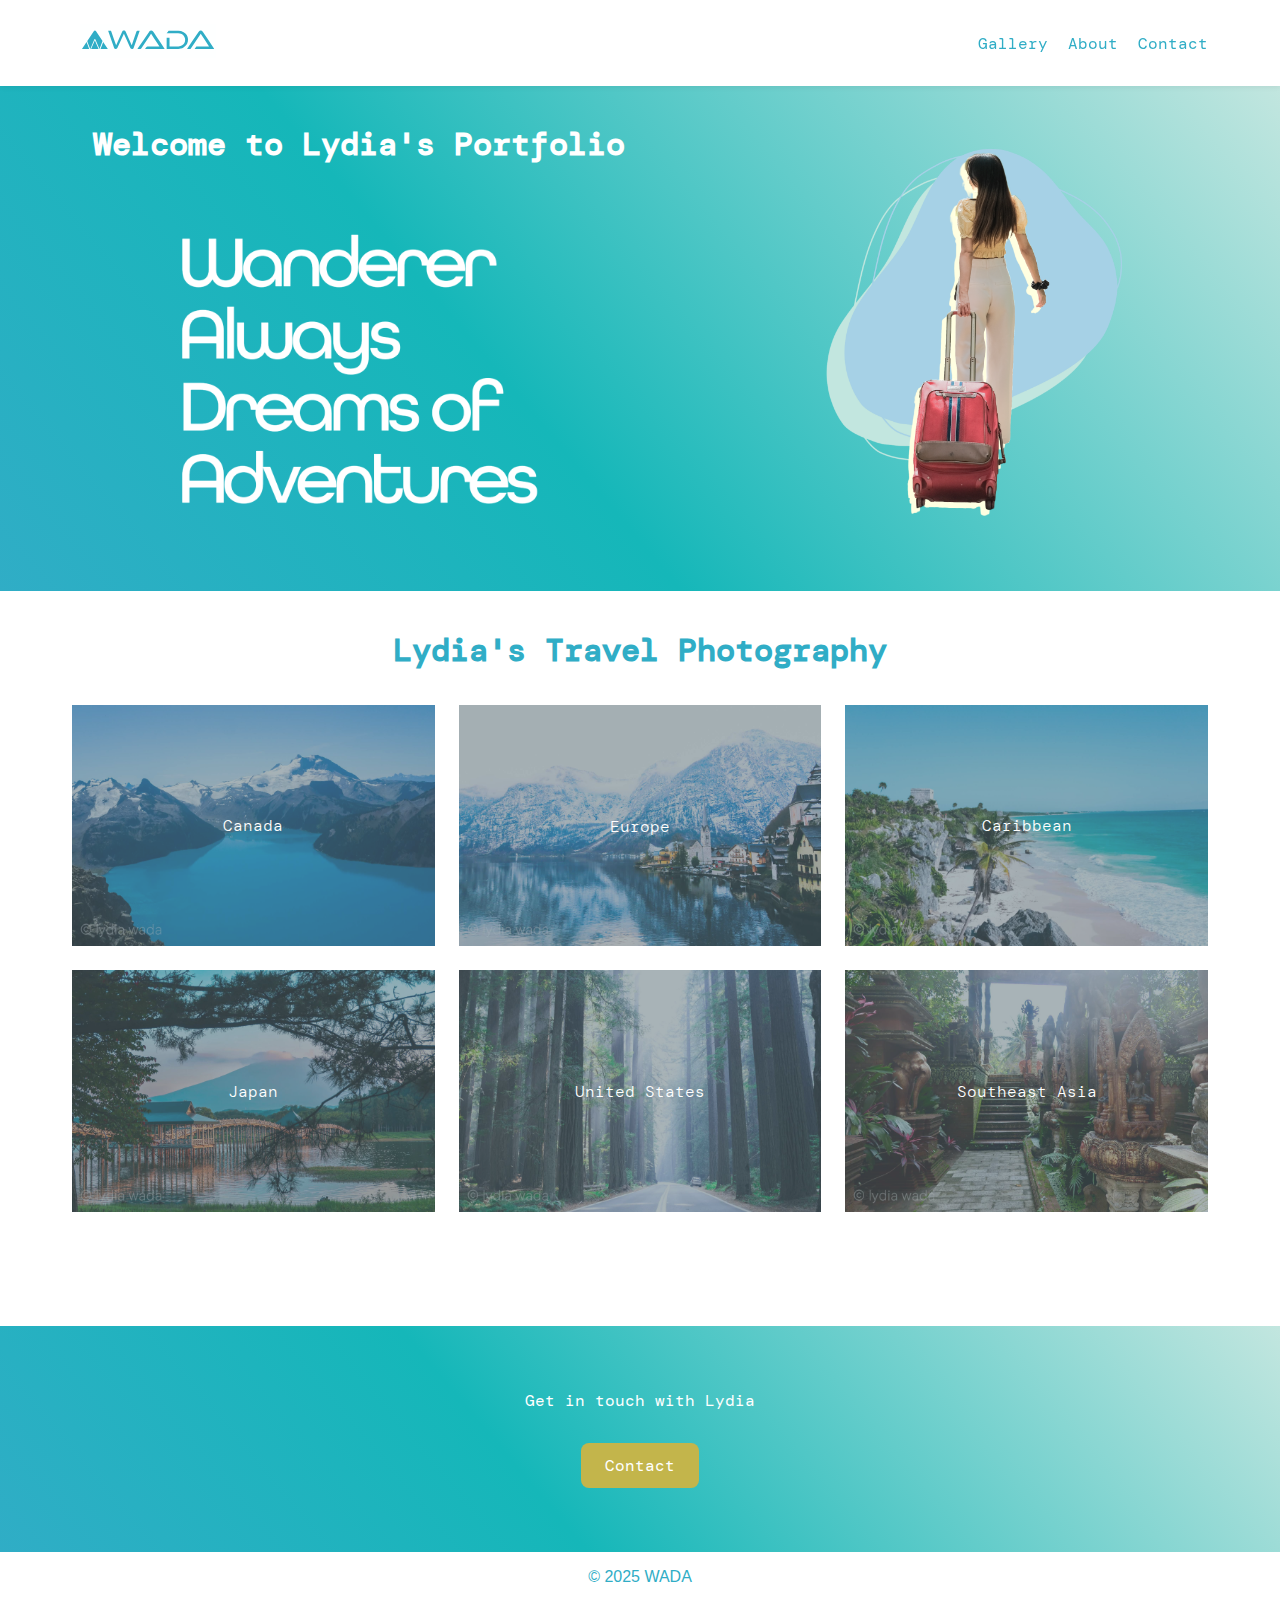
<file: index.html>
<!DOCTYPE html>
<html lang="en">
<head>
  <meta charset="UTF-8">
  <meta name="viewport" content="width=device-width, initial-scale=1.0">
  <title>WADA: Lydia's Portfolio</title>
  <link rel="stylesheet" href="styles/styles.css">
  <link rel="preconnect" href="https://fonts.googleapis.com">
  <link rel="preconnect" href="https://fonts.gstatic.com" crossorigin>
  <link href="https://fonts.googleapis.com/css2?family=DM+Mono:ital,wght@0,300;0,400;0,500;1,300;1,400;1,500&display=swap" rel="stylesheet">
</head>
<body>
  <header class="site-header">
    <div class="flex-container">
      <div class="logo-area">
        <a href="index.html"><img src="images/WADA-logo-6.svg" height="34" alt="WADA Logo"></a>
      </div>
      <nav>
        <input type="checkbox" id="menu-toggle">
        <label for="menu-toggle" class="menu-icon">
          <span></span>
          <span></span>
          <span></span>
        </label>

        <ul class="mobile-menu">
          <li><a href="gallery.html">Gallery</a></li>
          <li><a href="about.html">About</a></li>
          <li><a href="contact.html">Contact</a></li>
        </ul>

        <ul class="desktop-menu">
          <li><a href="gallery.html">Gallery</a></li>
          <li><a href="about.html">About</a></li>
          <li><a href="contact.html">Contact</a></li>
        </ul>

      </nav>
    </div>
  </header>

  <main>
    <section>
      <div class="hero">
        <div class="col-2">
          <h1>Welcome to Lydia's Portfolio</h1>
          <p><img src="images/WADA-hero-img.png" alt="Wanderer Always Dreams of Adventures"></p>
        </div>
        <div class="col-2">
          <p><img src="images/WADA-hero-3.png" alt="hero image"></p>
        </div>
        <!--h1>LYDIA WADA</h1>
        <p><i>Wanderer <br>Always<br>Dreams of <br>Adventures</i></p-->
      </div>
    </section>
    <section>
      <div class="container">
        <h1 style="text-align: center;">Lydia's Travel Photography</h1>
        <div class="menu-gallery">
          <div class="gallery-item">
            <div class="image-container">
              <img src="images/canada2.jpg" alt="British Columbia">
              <div class="overlay"></div>
              <div class="caption">Canada</div>
              <a href="gallery.html#CA" class="blue-button overlay-button">See more</a>
            </div>            
          </div>
          
          <div class="gallery-item">
            <div class="image-container">
              <img src="images/austria.jpg" alt="Austria">
              <div class="overlay"></div>
              <div class="caption">Europe</div>
              <a href="gallery.html#EU" class="blue-button overlay-button">See more</a>
            </div>          
          </div>
          
          <div class="gallery-item">
            <div class="image-container">
              <img src="images/tulum.jpg" alt="Mexico">
              <div class="overlay"></div>
              <div class="caption">Caribbean</div>
              <a href="gallery.html#CB" class="blue-button overlay-button">See more</a>
            </div>                    
          </div>

          <div class="gallery-item">
            <div class="image-container">
              <img src="images/japan1.jpg" alt="Japan">
              <div class="overlay"></div>
              <div class="caption">Japan</div>
              <a href="gallery.html#JP" class="blue-button overlay-button">See more</a>
            </div>                    
          </div>
          
          <div class="gallery-item">
            <div class="image-container">
              <img src="images/california2.jpg" alt="California">
              <div class="overlay"></div>
              <div class="caption">United States</div>
              <a href="gallery.html#US" class="blue-button overlay-button">See more</a>
            </div>          
          </div>

          <div class="gallery-item">
            <div class="image-container">
              <img src="images/thailand1.jpg" alt="Thailand">
              <div class="overlay"></div>
              <div class="caption">Southeast Asia</div>
              <a href="gallery.html#SA" class="blue-button overlay-button">See more</a>
            </div>          
          </div>
        </div>
      </div>
    </section>
  </main>

  <footer>
    <div class="footer">
      <p>Get in touch with Lydia</p>
      <p><a href="contact.html" class="button">Contact</a></p>
    </div>    
    <p>&copy; 2025 WADA</p>
  </footer>
</body>
</html>
</file>
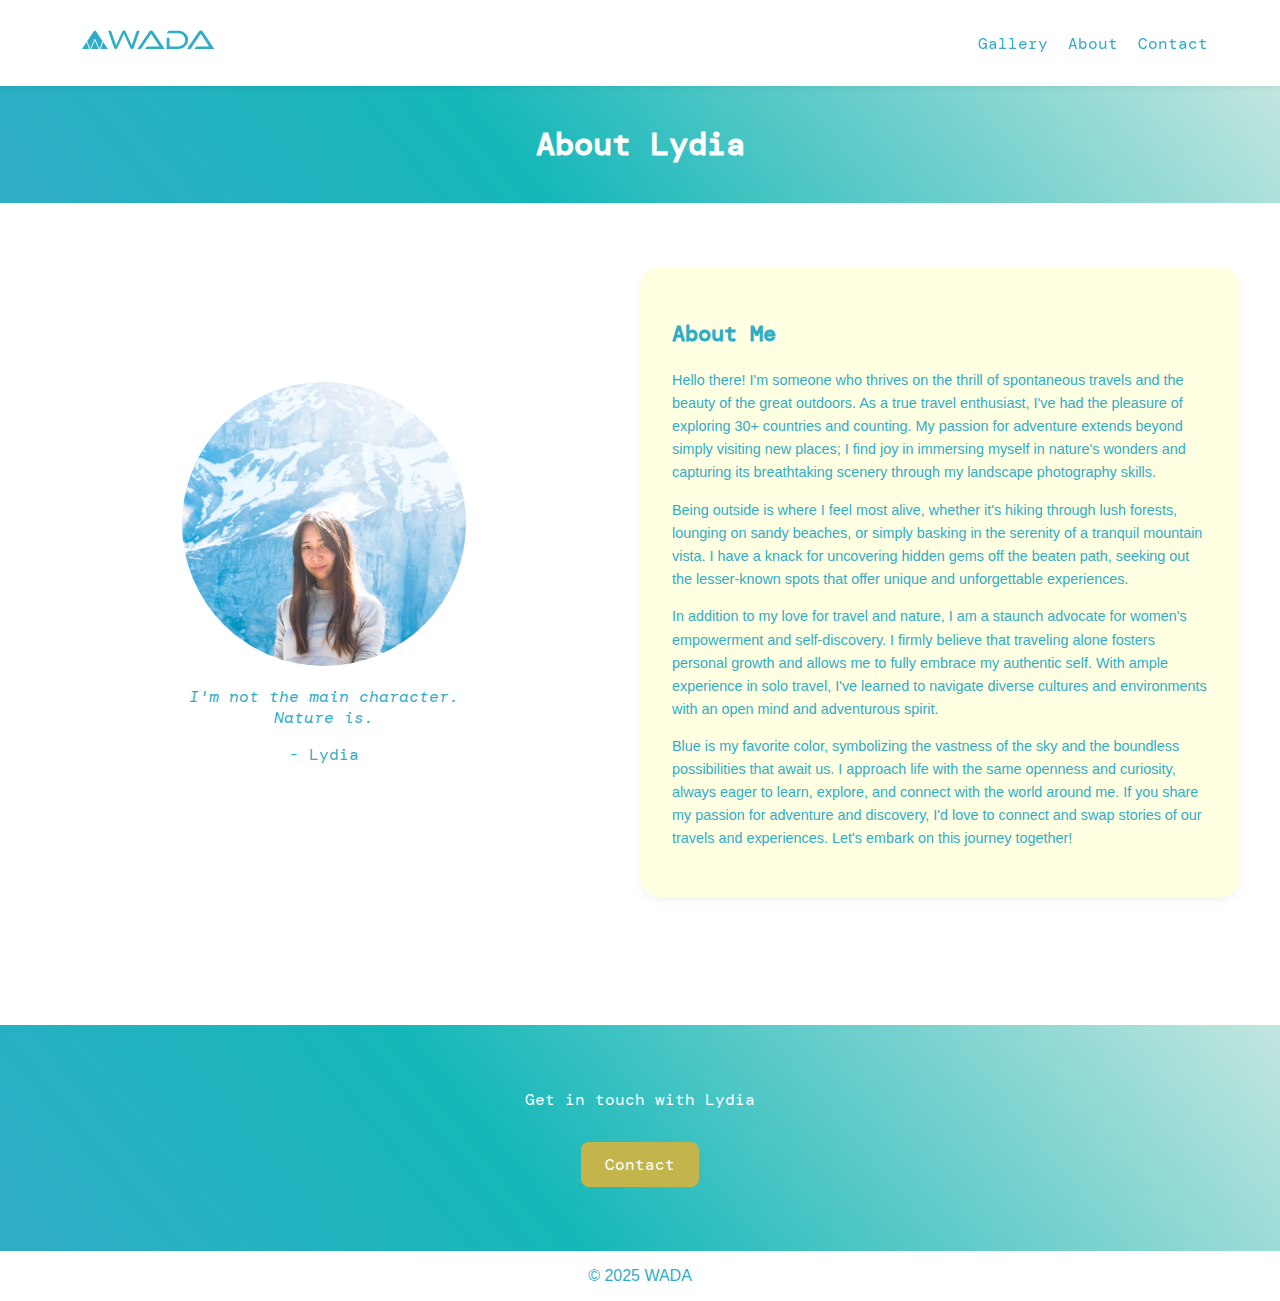
<file: about.html>
<!DOCTYPE html>
<html lang="en">
<head>
  <meta charset="UTF-8">
  <meta name="viewport" content="width=device-width, initial-scale=1.0">
  <title>WADA: About Lydia</title>
  <link rel="stylesheet" href="styles/styles.css">
  <link rel="preconnect" href="https://fonts.googleapis.com">
  <link rel="preconnect" href="https://fonts.gstatic.com" crossorigin>
  <link href="https://fonts.googleapis.com/css2?family=DM+Mono:ital,wght@0,300;0,400;0,500;1,300;1,400;1,500&display=swap" rel="stylesheet">
</head>
<body>
  <header class="site-header">
    <div class="flex-container">
      <div class="logo-area">
        <a href="index.html"><img src="images/WADA-logo-6.svg" height="34" alt="WADA Logo"></a>
      </div>
      <nav>
        <input type="checkbox" id="menu-toggle">
        <label for="menu-toggle" class="menu-icon">
          <span></span>
          <span></span>
          <span></span>
        </label>

        <ul class="mobile-menu">
          <li><a href="gallery.html">Gallery</a></li>
          <li><a href="about.html">About</a></li>
          <li><a href="contact.html">Contact</a></li>
        </ul>

        <ul class="desktop-menu">
          <li><a href="gallery.html">Gallery</a></li>
          <li><a href="about.html">About</a></li>
          <li><a href="contact.html">Contact</a></li>
        </ul>

      </nav>
    </div>
  </header>

  <main>
    <section class="hero">
      <h1>About Lydia</h1>
    </section>
    <section class="about-section">
      <div class="about-container">        
        <div class="about-image">
          <img src="images/profile_lydia.jpg" alt="Wada Portrait">        
          <p><i>I'm not the main character. <br>Nature is.</i></p>
          <p> - Lydia</p>
        </div>
        <div class="about-text">
          <h2>About Me</h2>
          <p>Hello there! I'm someone who thrives on the thrill of spontaneous travels and the beauty of the great outdoors. As a true travel enthusiast, I've had the pleasure of exploring 30+ countries and counting. My passion for adventure extends beyond simply visiting new places; I find joy in immersing myself in nature's wonders and capturing its breathtaking scenery through my landscape photography skills.</p>

          <p>Being outside is where I feel most alive, whether it's hiking through lush forests, lounging on sandy beaches, or simply basking in the serenity of a tranquil mountain vista. I have a knack for uncovering hidden gems off the beaten path, seeking out the lesser-known spots that offer unique and unforgettable experiences.</p>

          <p>In addition to my love for travel and nature, I am a staunch advocate for women's empowerment and self-discovery. I firmly believe that traveling alone fosters personal growth and allows me to fully embrace my authentic self. With ample experience in solo travel, I've learned to navigate diverse cultures and environments with an open mind and adventurous spirit.</p>

          <p>Blue is my favorite color, symbolizing the vastness of the sky and the boundless possibilities that await us. I approach life with the same openness and curiosity, always eager to learn, explore, and connect with the world around me. If you share my passion for adventure and discovery, I'd love to connect and swap stories of our travels and experiences. Let's embark on this journey together!</p>
        </div>
      </div>
    </section> 
     

  </main>
  <footer>
    <div class="footer">
      <p>Get in touch with Lydia</p>
      <p><a href="contact.html" class="button">Contact</a></p>
    </div>
    <p>&copy; 2025 WADA</p>
  </footer>
</body>
</html>
</file>
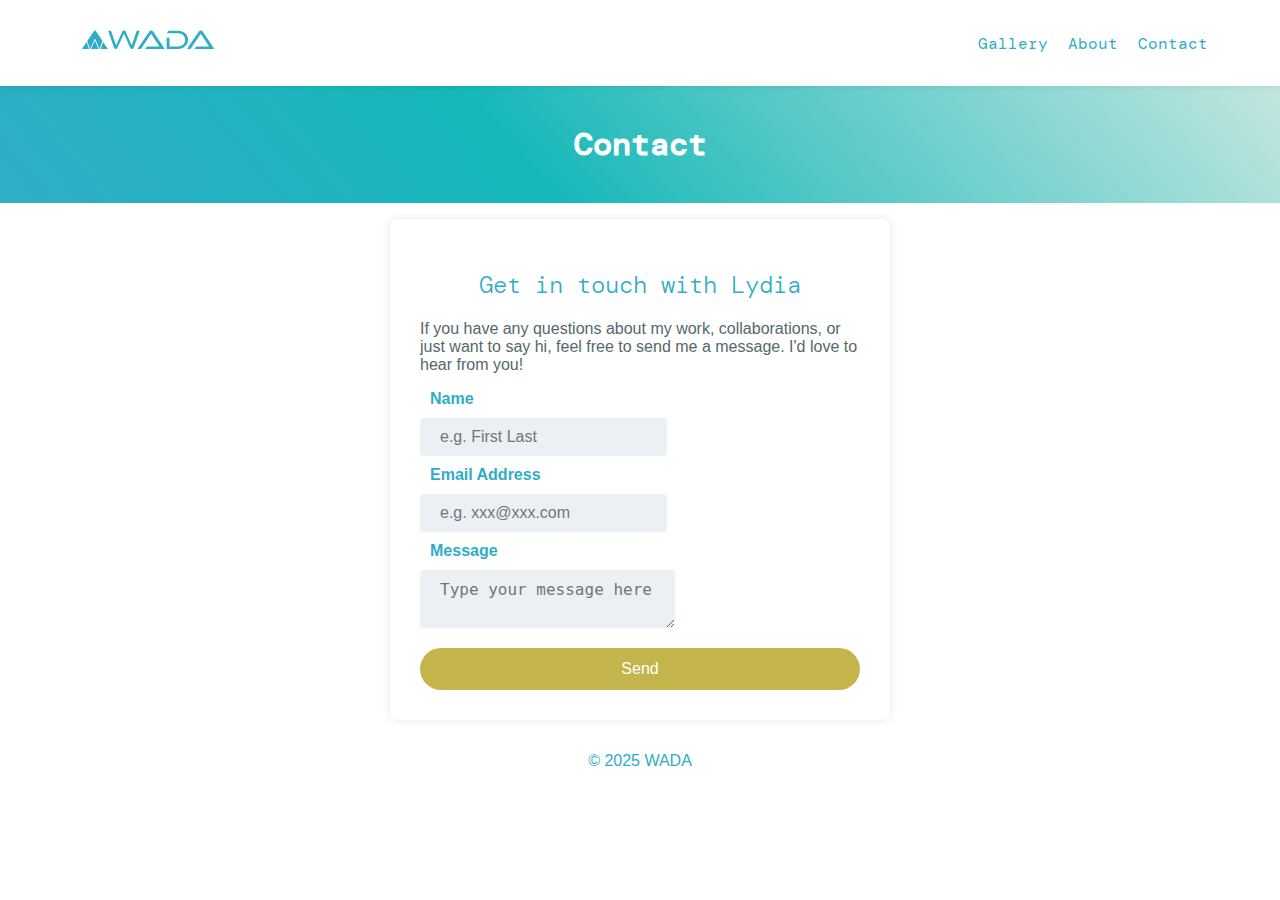
<file: contact.html>
<!DOCTYPE html>
<html lang="en">
<head>
  <meta charset="UTF-8">
  <meta name="viewport" content="width=device-width, initial-scale=1.0">
  <title>WADA: Contact Lydia</title>
  <link rel="stylesheet" href="styles/styles.css">
  <link rel="preconnect" href="https://fonts.googleapis.com">
  <link rel="preconnect" href="https://fonts.gstatic.com" crossorigin>
  <link href="https://fonts.googleapis.com/css2?family=DM+Mono:ital,wght@0,300;0,400;0,500;1,300;1,400;1,500&display=swap" rel="stylesheet">
</head>
<body>
  <header class="site-header">
    <div class="flex-container">
      <div class="logo-area">
        <a href="index.html"><img src="images/WADA-logo-6.svg" height="34" alt="WADA Logo"></a>
      </div>
      <nav>
        <input type="checkbox" id="menu-toggle">
        <label for="menu-toggle" class="menu-icon">
          <span></span>
          <span></span>
          <span></span>
        </label>

        <ul class="mobile-menu">
          <li><a href="gallery.html">Gallery</a></li>
          <li><a href="about.html">About</a></li>
          <li><a href="contact.html">Contact</a></li>
        </ul>

        <ul class="desktop-menu">
          <li><a href="gallery.html">Gallery</a></li>
          <li><a href="about.html">About</a></li>
          <li><a href="contact.html">Contact</a></li>
        </ul>

      </nav>
    </div>
  </header>

  <main>
    <section class="hero">
      <h1>Contact</h1>   
      <!--a href="mailto:#" class="button">Contact</a-->   
    </section>
    <div class="container">
      <div class="contact-form">
        <h2>Get in touch with Lydia</h2>
        <p>If you have any questions about my work, collaborations, or just want to say hi, feel free to send me a message. I'd love to hear from you!</p>
        <form>
          <label for="name">Name</label>
          <input type="text" id="name" name="name" placeholder="e.g. First Last">

          <label for="email">Email Address</label>
          <input type="email" id="email" name="email" placeholder="e.g. xxx@xxx.com">

          <label for="message">Message</label>
          <textarea id="message" name="message" placeholder="Type your message here"></textarea>

          <a href="mailto:#" class="button">Send</a>
        </form>
      </div>
    </div>

  </main>

  <footer>
    <p>&copy; 2025 WADA</p>
  </footer>
</body>
</html>
</file>
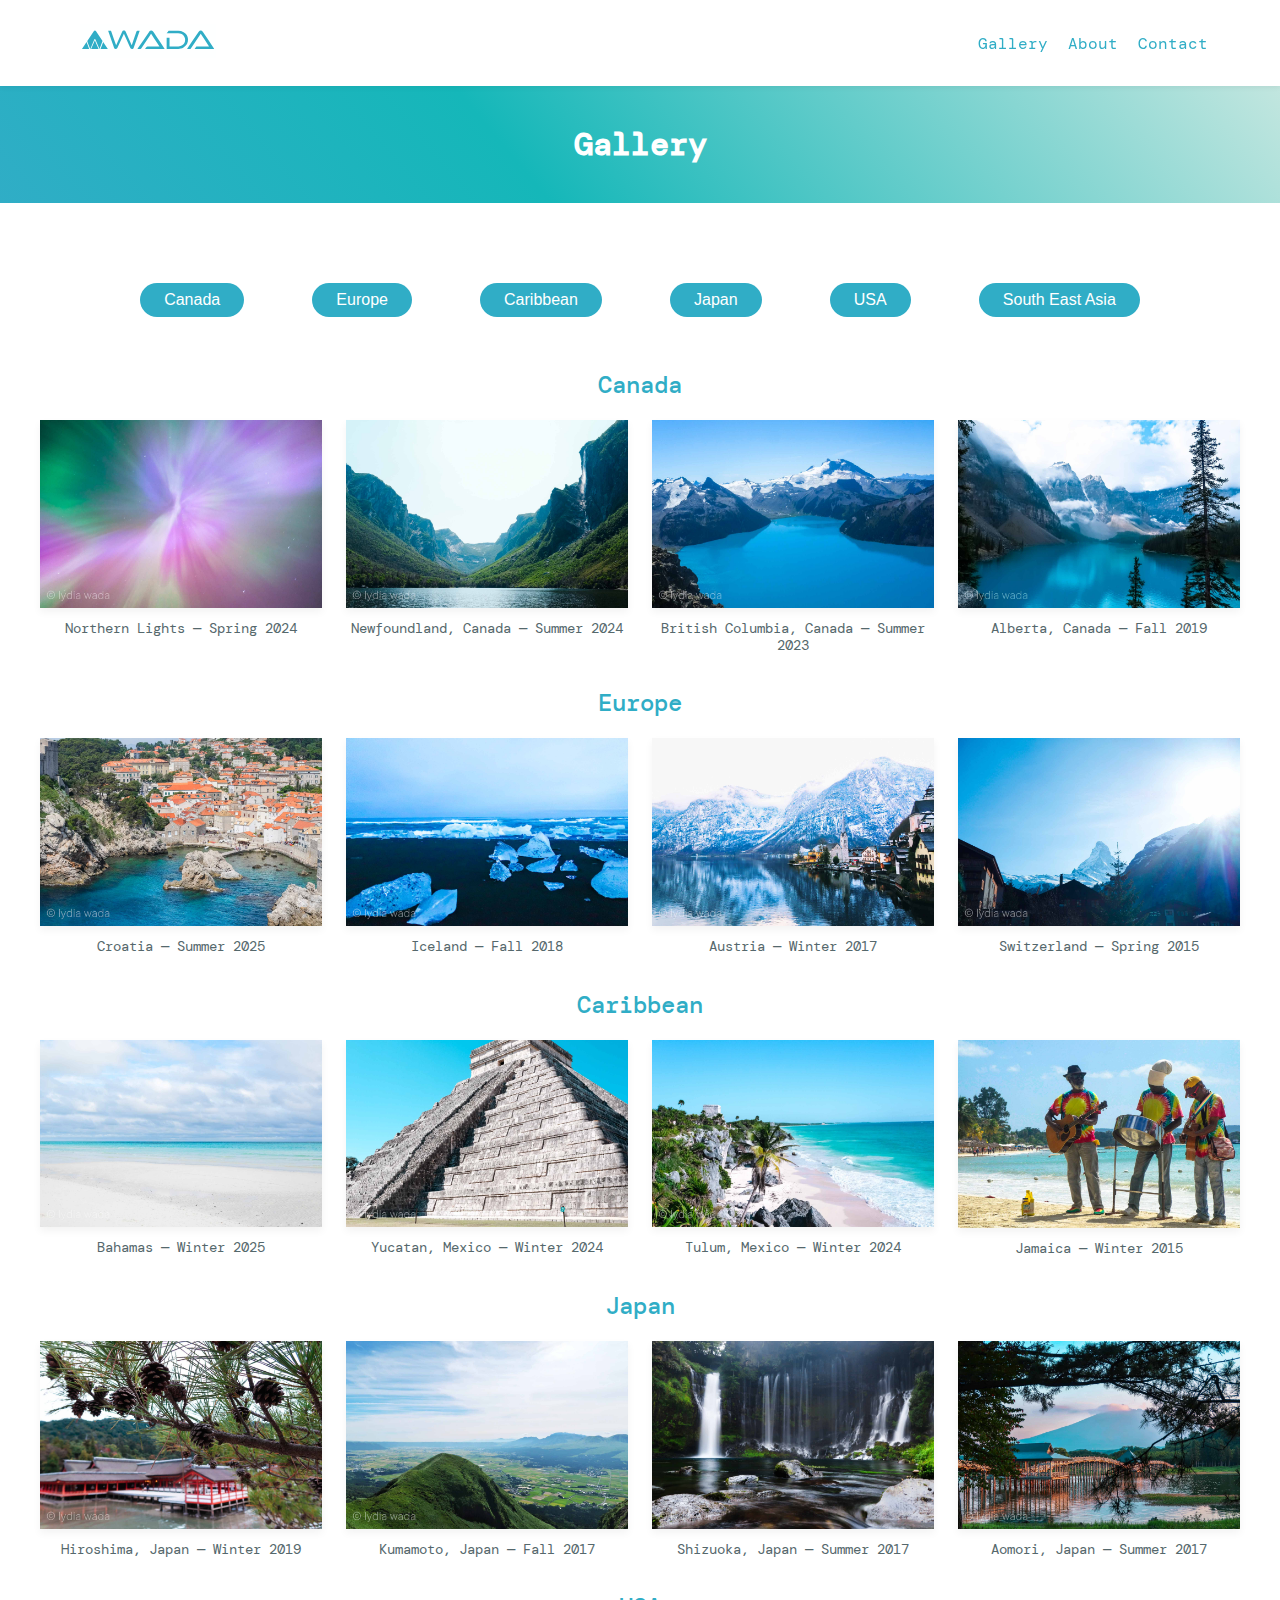
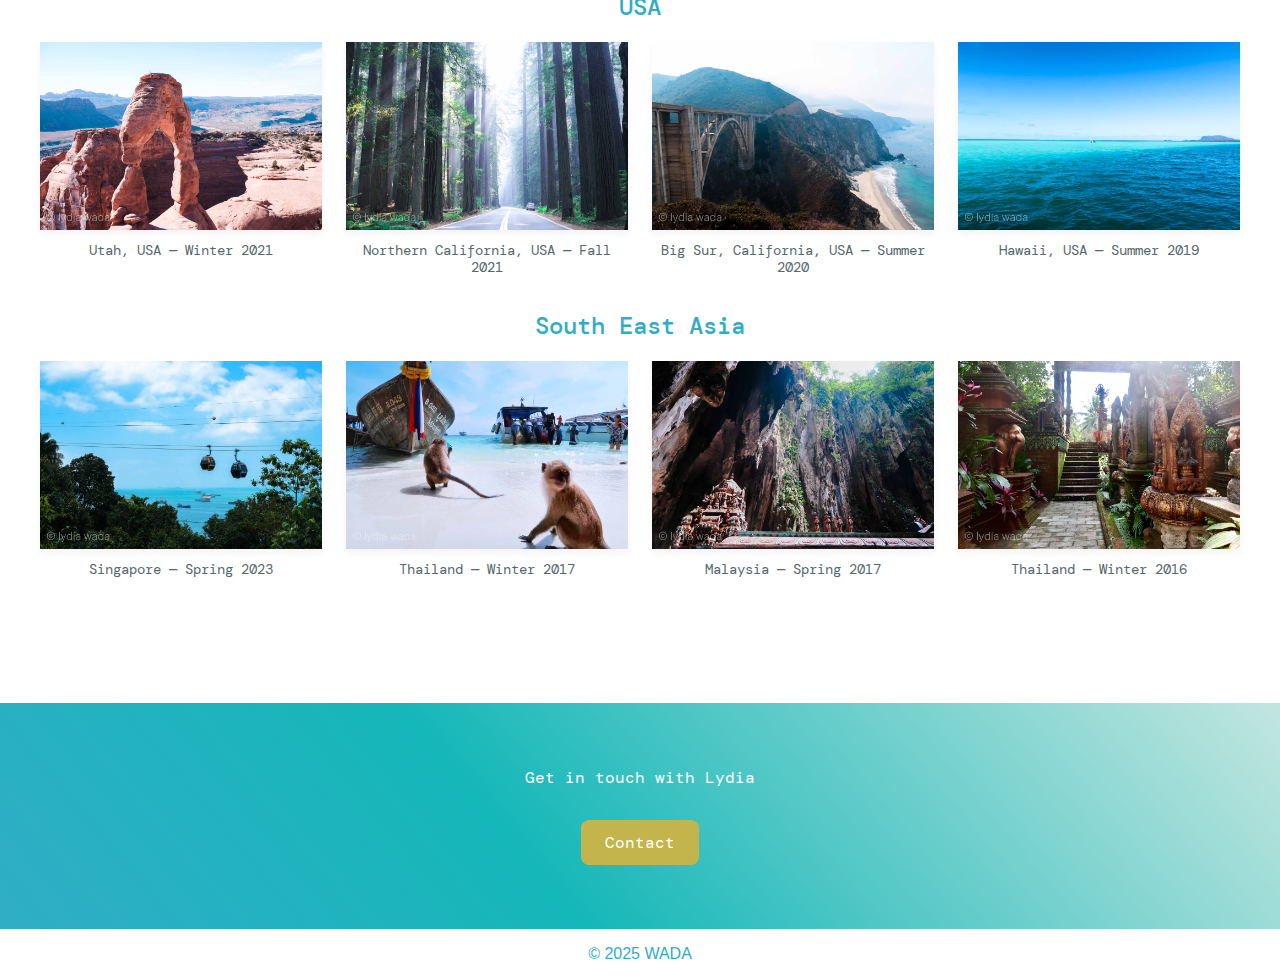
<file: gallery.html>
<!DOCTYPE html>
<html lang="en">
<head>
  <meta charset="UTF-8">
  <meta name="viewport" content="width=device-width, initial-scale=1.0">
  <title>WADA: Gallery</title>
  <link rel="stylesheet" href="styles/styles.css">
  <link rel="preconnect" href="https://fonts.googleapis.com">
  <link rel="preconnect" href="https://fonts.gstatic.com" crossorigin>
  <link href="https://fonts.googleapis.com/css2?family=DM+Mono:ital,wght@0,300;0,400;0,500;1,300;1,400;1,500&display=swap" rel="stylesheet">
</head>
<body>
  <header class="site-header">
    <div class="flex-container">
      <div class="logo-area">
        <a href="index.html"><img src="images/WADA-logo-6.svg" height="34" alt="WADA Logo"></a>
      </div>
      <nav>
        <input type="checkbox" id="menu-toggle">
        <label for="menu-toggle" class="menu-icon">
          <span></span>
          <span></span>
          <span></span>
        </label>

        <ul class="mobile-menu">
          <li><a href="gallery.html">Gallery</a></li>
          <li><a href="about.html">About</a></li>
          <li><a href="contact.html">Contact</a></li>
        </ul>

        <ul class="desktop-menu">
          <li><a href="gallery.html">Gallery</a></li>
          <li><a href="about.html">About</a></li>
          <li><a href="contact.html">Contact</a></li>
        </ul>

      </nav>
    </div>
  </header>

  <main>
    <section class="hero">
      <h1>Gallery</h1>
    </section>
    
    <section class="gallery">
      <div class="category-container">
        <p><a href="gallery.html#CA" class="blue-button">Canada</a></p>
        <p><a href="gallery.html#EU" class="blue-button">Europe</a></p>
        <p><a href="gallery.html#CB" class="blue-button">Caribbean</a></p>
        <p><a href="gallery.html#JP" class="blue-button">Japan</a></p>
        <p><a href="gallery.html#US" class="blue-button">USA</a></p>
        <p><a href="gallery.html#SEA" class="blue-button">South East Asia</a></p>
      </div>

      <h2 id="CA">Canada</h2>
      <div class="grid-gallery">
        <div class="gallery-item">
          <img src="images/canada4.jpg" alt="Northern Lights">
          <p>Northern Lights — Spring 2024</p>
        </div>
        <div class="gallery-item">
          <img src="images/canada3.jpg" alt="Newfoundland">
          <p>Newfoundland, Canada — Summer 2024</p>
        </div>
        <div class="gallery-item">
          <img src="images/canada2.jpg" alt="British Columbia">
          <p>British Columbia, Canada — Summer 2023</p>
        </div>
        <div class="gallery-item">
          <img src="images/canada1.jpg" alt="Alberta">
          <p>Alberta, Canada — Fall 2019</p>
        </div>
      </div>

      <h2 id="EU">Europe</h2>
      <div class="grid-gallery">
        <div class="gallery-item">
          <img src="images/croatia1.jpg" alt="Croatia">
          <p>Croatia — Summer 2025</p>
        </div>
        <div class="gallery-item">
          <img src="images/iceland.jpg" alt="Iceland">
          <p>Iceland — Fall 2018</p>
        </div>
        <div class="gallery-item">
          <img src="images/austria.jpg" alt="Austria">
          <p>Austria — Winter 2017</p>
        </div>
        <div class="gallery-item">
          <img src="images/switzerland.jpg" alt="Switzerland">
          <p>Switzerland — Spring 2015</p>
        </div>
      </div>

      <h2 id="CB">Caribbean</h2>
      <div class="grid-gallery">
        <div class="gallery-item">
          <img src="images/bahamas.jpg" alt="Bahamas">
          <p>Bahamas — Winter 2025</p>
        </div>
        <div class="gallery-item">
          <img src="images/yucatan.jpg" alt="Yucatan, Mexico">
          <p>Yucatan, Mexico — Winter 2024</p>
        </div>
        <div class="gallery-item">
          <img src="images/tulum.jpg" alt="Tulum, Mexico">
          <p>Tulum, Mexico — Winter 2024</p>
        </div>
        <div class="gallery-item">
          <img src="images/jamaica.jpg" alt="Jamaica">
          <p>Jamaica — Winter 2015</p>
        </div>
      </div>

      <h2 id="JP">Japan</h2>
      <div class="grid-gallery">
        <div class="gallery-item">
          <img src="images/japan2.jpg" alt="Hiroshima, Japan">
          <p>Hiroshima, Japan — Winter 2019</p>
        </div>
        <div class="gallery-item">
          <img src="images/japan3.jpg" alt="Kumamoto, Japan">
          <p>Kumamoto, Japan — Fall 2017</p>
        </div>
        <div class="gallery-item">
          <img src="images/japan4.jpg" alt="Shizuoka, Japan">
          <p>Shizuoka, Japan — Summer 2017</p>
        </div>
        <div class="gallery-item">
          <img src="images/japan1.jpg" alt="Aomori, Japan">
          <p>Aomori, Japan — Summer 2017</p>
        </div>
      </div>

      <h2 id="US">USA</h2>
      <div class="grid-gallery">
        <div class="gallery-item">
          <img src="images/utah.jpg" alt="Utah">
          <p>Utah, USA — Winter 2021</p>
        </div>
        <div class="gallery-item">
          <img src="images/california2.jpg" alt="Northern California">
          <p>Northern California, USA — Fall 2021</p>
        </div>
        <div class="gallery-item">
          <img src="images/california.jpg" alt="Big Sur, California">
          <p>Big Sur, California, USA — Summer 2020</p>
        </div>
        <div class="gallery-item">
          <img src="images/hawaii.jpg" alt="Hawaii">
          <p>Hawaii, USA — Summer 2019</p>
        </div>
      </div>

      <h2 id="SEA">South East Asia</h2>
      <div class="grid-gallery">
        <div class="gallery-item">
          <img src="images/singapore2.jpg" alt="Singapore">
          <p>Singapore — Spring 2023</p>
        </div>
        <div class="gallery-item">
          <img src="images/thailand2.jpg" alt="Thailand">
          <p>Thailand — Winter 2017</p>
        </div>          
        <div class="gallery-item">
          <img src="images/malaysia.jpg" alt="Malaysia">
          <p>Malaysia — Spring 2017</p>
        </div>
        <div class="gallery-item">
          <img src="images/thailand1.jpg" alt="Thailand">
          <p>Thailand — Winter 2016</p>
        </div>
      </div>
    </section>
    
  </main>
  <footer>
    <div class="footer">
      <p>Get in touch with Lydia</p>
      <p><a href="contact.html" class="button">Contact</a></p>
    </div>
    <p>&copy; 2025 WADA</p>
  </footer>
</body>
</html>
</file>
<file: styles/styles.css>
@charset "utf-8";
/* CSS Document */

/* box-sizing reset */
html {
  box-sizing: border-box;
}
*, *:before, *:after {
  box-sizing: inherit;
}
/* end box-sizing reset */

/* fonts */
.dm-mono-light {
  font-family: "DM Mono", monospace;
  font-weight: 300;
  font-style: normal;
}

.dm-mono-regular {
  font-family: "DM Mono", monospace;
  font-weight: 400;
  font-style: normal;
}

.dm-mono-medium {
  font-family: "DM Mono", monospace;
  font-weight: 500;
  font-style: normal;
}

.dm-mono-light-italic {
  font-family: "DM Mono", monospace;
  font-weight: 300;
  font-style: italic;
}

.dm-mono-regular-italic {
  font-family: "DM Mono", monospace;
  font-weight: 400;
  font-style: italic;
}

.dm-mono-medium-italic {
  font-family: "DM Mono", monospace;
  font-weight: 500;
  font-style: italic;
}

/* Base */
body {
  margin: 0;
  font-family: 'Inter', sans-serif;
  background-color: #fff;
  color: #30ADC6;
}

h1, h2, nav {
  font-family: 'DM Mono', monospace;
}

header, footer {
  background-color: #fff;
  text-align: center;
}

nav ul {
  list-style: none;
  display: flex;
  justify-content: center;
  gap: 1.5rem;
  padding: 0;
}

a {
  text-decoration: none;
  outline: none;
}

a:focus,
a:hover {
  text-decoration: none;
  outline: none;
  border: none;
}

.hero {
  text-align: center;
  padding: 1rem;
  background: #30ADC6;
  background: linear-gradient(50deg, rgba(48, 173, 198, 1) 0%, rgba(21, 183, 185, 1) 40%, rgba(194, 230, 223, 1) 100%);
  color: #fff;
}

.hero p {
  text-align: left;
  font-family: "DM Mono", monospace;
  font-weight: 500;  
  margin: 0 2rem;
  font-size: xxx-large;
}

.hero p img {
  max-width: 100%;
  padding: 0 5%;
  margin: auto;
}

@media (min-width: 768px) {
  .col-2 {
    display: table-cell;
    width: 50%;
    padding-left: 5%;
    align-content: center;
  }
}

/* Buttons */
.button {
  display: inline-block;
  padding: 0.75rem 1.5rem;
  background-color: #c3b54b;
  color: #fff;
  border-radius: 8px;
  margin-top: 1rem;
}

.button:hover {
  background-color: #958a39;  
  color: #fff;
}

.blue-button {
  display: inline-block;
  text-align: center;
  padding: 0.5rem 1.5rem;
  background-color: #30ADC6;
  color: #fff;
  border-radius: 6rem;
  margin-top: 1rem;
}

.blue-button:hover {
  background-color: #17505c;  
  color: #fff;
}

.category-container .blue-button {  
  margin-top: 0;
}


/* Navigation */
nav ul {
  list-style: none;
  display: flex;
  gap: 20px;
  padding: 0;
  margin: 0;
}
nav ul li a {
  text-decoration: none;
  color: #30ADC6;
  transition: color 0.3s;
}

nav ul li a:hover {
  color: #1a5f6d;
}

@media (max-width: 768px) {
  nav ul {
    flex-direction: column;
    gap: 0.75rem;
  }

  .hero {
    padding: 2rem 1rem;
  }
}

/* Sticky header */
.site-header {
  position: sticky;
  top: 0;
  background-color: #fff;
  z-index: 1000;
  box-shadow: 0 2px 5px rgba(0, 0, 0, 0.05);
  padding: 0%;
}

.logo-area {
  padding: 0.5rem;
}

/* Flex container for header */
.flex-container {
  display: flex;
  justify-content: space-between;
  align-items: center;
  padding: 1rem 2rem;
  max-width: 1200px;
  margin: 0 auto;
}

.container {
  align-items: center;
  padding: 1rem 2rem;
  max-width: 1200px;
  margin: 0 auto;
}

.category-container {
  display: flex;
  justify-content:space-evenly;
  align-items: center;
  padding: 1rem 2rem;
  max-width: 1200px;
  margin: 0 auto;
  flex-wrap: wrap;
}

/* Hide checkbox */
#menu-toggle {
  display: none;
}

/* Hamburger menu */
.menu-icon {
  display: none;
  width: 30px;
  height: 25px;
  flex-direction: column;
  justify-content: space-between;
  cursor: pointer;
}

.menu-icon span {
  height: 4px;
  background: #30ADC6;
  border-radius: 2px;
}

.menu-icon:hover span {
  background: #1a5f6d;
}

.mobile-menu {
  display: none;
  position: absolute;
  top: 100%;
  left: 0;
  background: #ffffffef;
  width: 100%;
  flex-direction: column;
  gap: 10px;
  padding: 15px 20px;
  box-shadow: 0 4px 10px rbga(0, 0, 0, 0.1);
}

/* Responsive for mobile */
@media (max-width: 768px) {
  nav ul {
    display: none;
  }
  .menu-icon {
    display: flex;
  }

  #menu-toggle:checked + .menu-icon + ul {
    display: flex;
  }
}

/* About me section */
.about-section {
  padding: 4rem 2rem;
}

.about-container {
  display: flex;
  justify-content: space-between;
  align-items: center;
  gap: 2rem;
  max-width: 1200px;
  margin: 0 auto;
  flex-wrap: wrap;
}

.about-text {
  flex: 1;
  min-width: 280px;
  background-color: #FFFFE1; 
  border-radius: 20px;
  box-shadow: 0 4px 8px rgba(0, 0, 0, 0.05); 
  line-height: 1.6;
  font-size: 0.9rem;
  max-width: 600px;
  padding: 2rem;
}

.about-image {
  flex: 1;
  text-align: center;
}

.about-image img {
  max-width: 50%;
  height: auto;
  border-radius: 50%;
}

.about-image p {
  font-family: "DM Mono", monospace;
}

/* Responsive: stack on small screens */
@media (max-width: 768px) {
  .about-container {
    flex-direction: column;
    text-align: center;
  }

  .about-text,
  .about-image {
    width: 100%;
  }
}

/* Contact Form box */
.contact-form {
  background: #fff;
  max-width: 500px;
  margin: 0 auto;
  padding: 30px;
  border-radius: 8px;
  box-shadow: 0 0 10px rgba(0, 0, 0, 0.1);
}

.contact-form h2 {
  text-align: center;
  font-weight: 300;
}

.contact-form p {
  color:#55686c;
}

.contact-form label {
  display: block;
  margin: 10px;
  font-weight: bold;
}

.contact-form input,
.contact-form textarea {
  background: #ebf0f5;
  color: #55686c;
  padding: 10px 20px;
  border: none;
  border-radius: 4px;
  font-size: 16px;
  max-width: 100%;
  cursor: pointer;
}

.contact-form a.button {
  display: block;
  text-align: center;
  padding: 0.75rem 1.5rem;
  background-color: #c3b54b;
  color: #fff;
  border-radius: 50px;
  margin-top: 1rem;
}

.contact-form a.button:hover {
  background-color: #958a39;  
  color: #fff;
}

/* Gallery */
.gallery {
  padding: 3rem 1rem;
  background-color: #fff;
  text-align: center;
}

.gallery h2 {
  scroll-margin-top: 6.5rem; 
  font-weight: 500;
}

.grid-gallery {
  display: grid;
  grid-template-columns: repeat(4, 1fr); 
  gap: 1.5rem;
  max-width: 1200px;
  margin: 0 auto;
}

/* Tablet 2 columns */
@media (max-width: 1024px) {
  .grid-gallery {
    grid-template-columns: repeat(2, 1fr);
  }
}

/* Small Screen 1 column */
@media (max-width: 600px) {
  .grid-gallery {
    grid-template-columns: 1fr;
  }
}

.gallery-item img {
  width: 100%;
  height: auto;
  box-shadow: 0 4px 8px rgba(0, 0, 0, 0.05);
  transition: transform 0.3s ease;  
  pointer-events: none;
  user-select: none;
}

.gallery-item img:hover {
  transform: scale(1.02);
}

.gallery-item p {
  margin-top: 0.5rem;
  font-family: 'DM Mono', monospace;
  font-size: 0.85rem;
  color: #55686c;
}

.menu-gallery {
  display: grid;
  grid-template-columns: repeat(3, 1fr); 
  gap: 1.5rem;
  max-width: 1200px;
  margin: 3% auto;
}

/* Tablet 2 columns */
@media (max-width: 1024px) {
  .menu-gallery {
    grid-template-columns: repeat(2, 1fr);
  }
}

/* Small Screen 1 column */
@media (max-width: 600px) {
  .menu-gallery {
    grid-template-columns: 1fr;
  }
}

.image-container {
  position: relative;
  overflow: hidden;
}

.image-container img {
  width: 100%;
  height: 100%;
  display: block;
}

.overlay {
  position: absolute;
  top: 0;
  left: 0;
  width: 100%;
  height: 100%;
  background-color: #5d717989;
  z-index: 1;
}

.overlay-button {
  position: absolute;
  top: 50%;
  left: 50%;
  transform: translate(-50%, -80%);
  opacity: 0;
  transition: opacity 0.3s ease;
  z-index: 2;
}

.image-container:hover .overlay {
  background-color: #666e7053;
}

.image-container:hover .overlay-button {
  opacity: 1;
}

.caption {
  position: absolute;
  top: 50%;
  left: 50%;  
  transform: translate(-50%, -50%);
  color: #fff;  
  font-family: "DM Mono", monospace;
  font-weight: 300;
  font-style: normal;
  font-size: 1rem;
  z-index: 1;
}

/* Footer area */
.footer {
  text-align: center;
  padding: 3rem 1rem;
  background: #30ADC6;
  background: linear-gradient(50deg, rgba(48, 173, 198, 1) 0%, rgba(21, 183, 185, 1) 40%, rgba(194, 230, 223, 1) 100%);
  color: #fff;
  margin-top: 5%;
}

.footer p {
  font-family: "DM Mono", monospace;
  font-weight: 400;
  font-style: normal;
}
</file>
